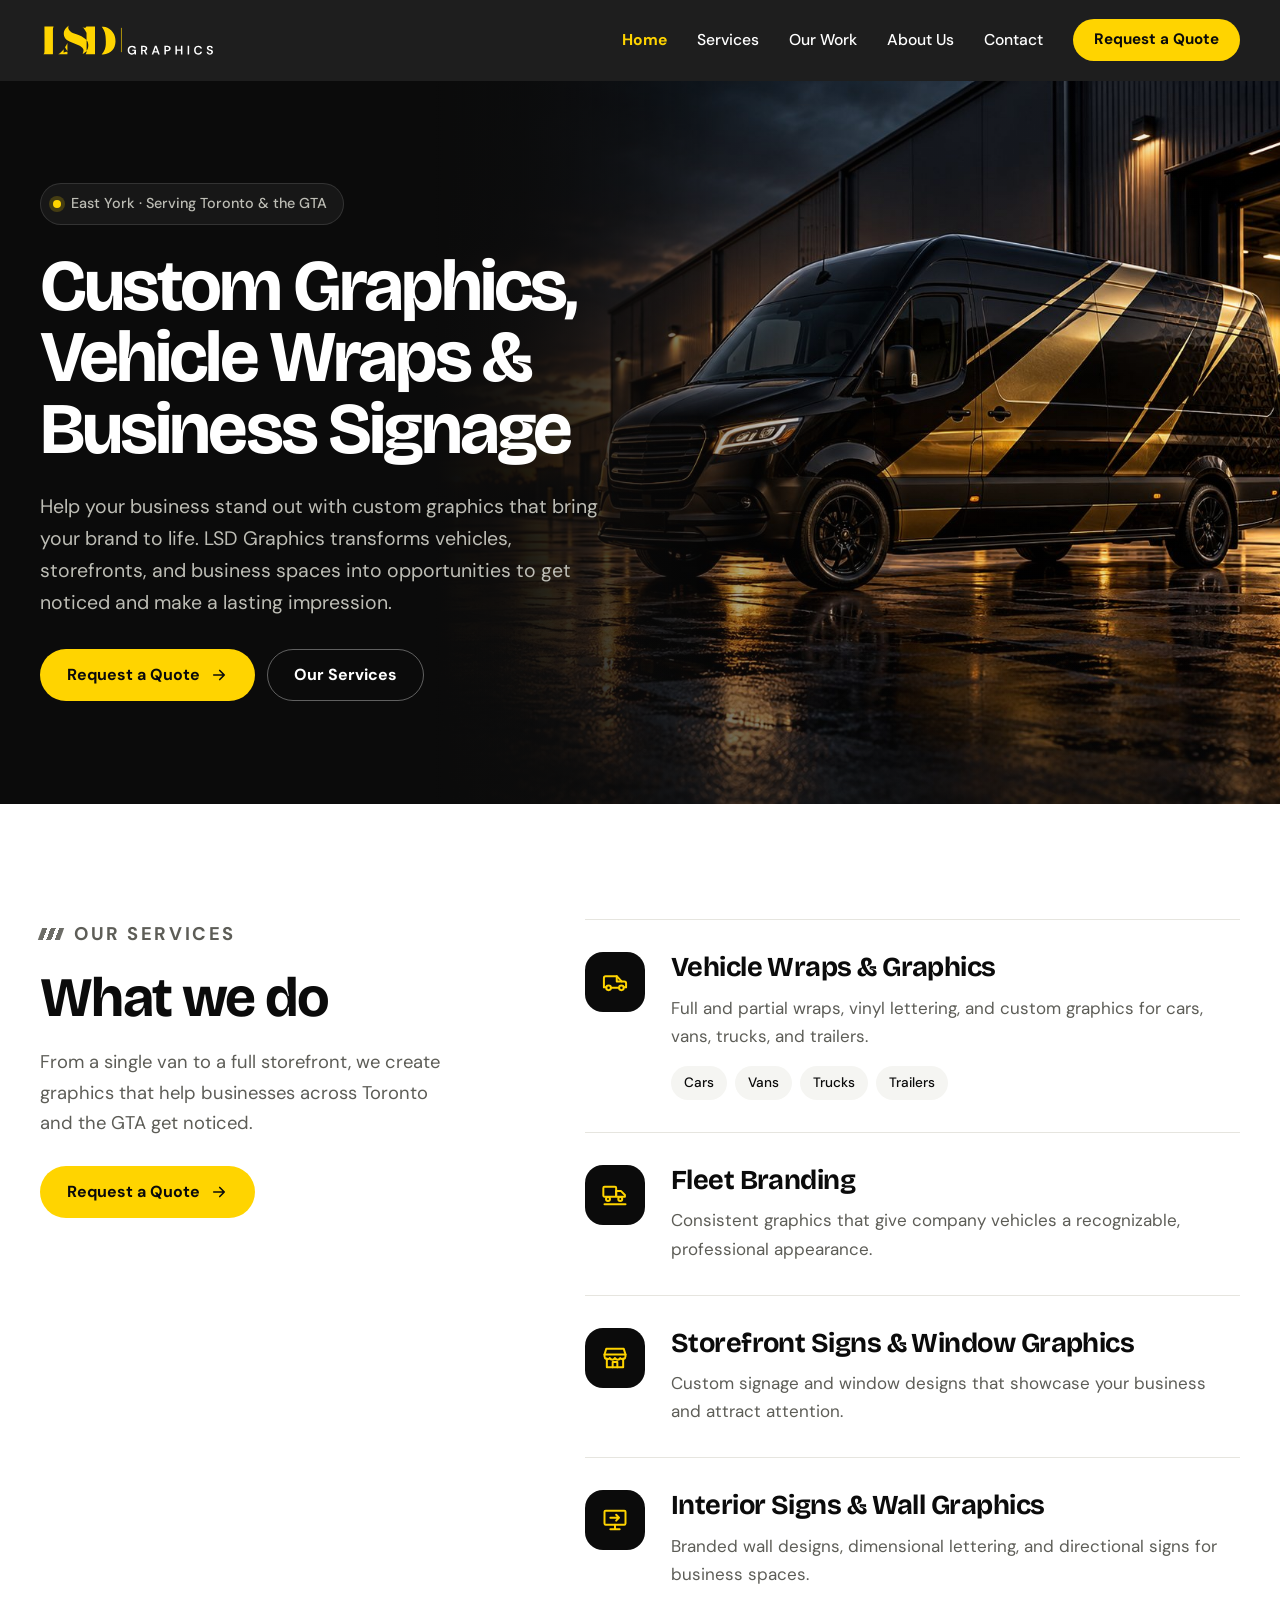
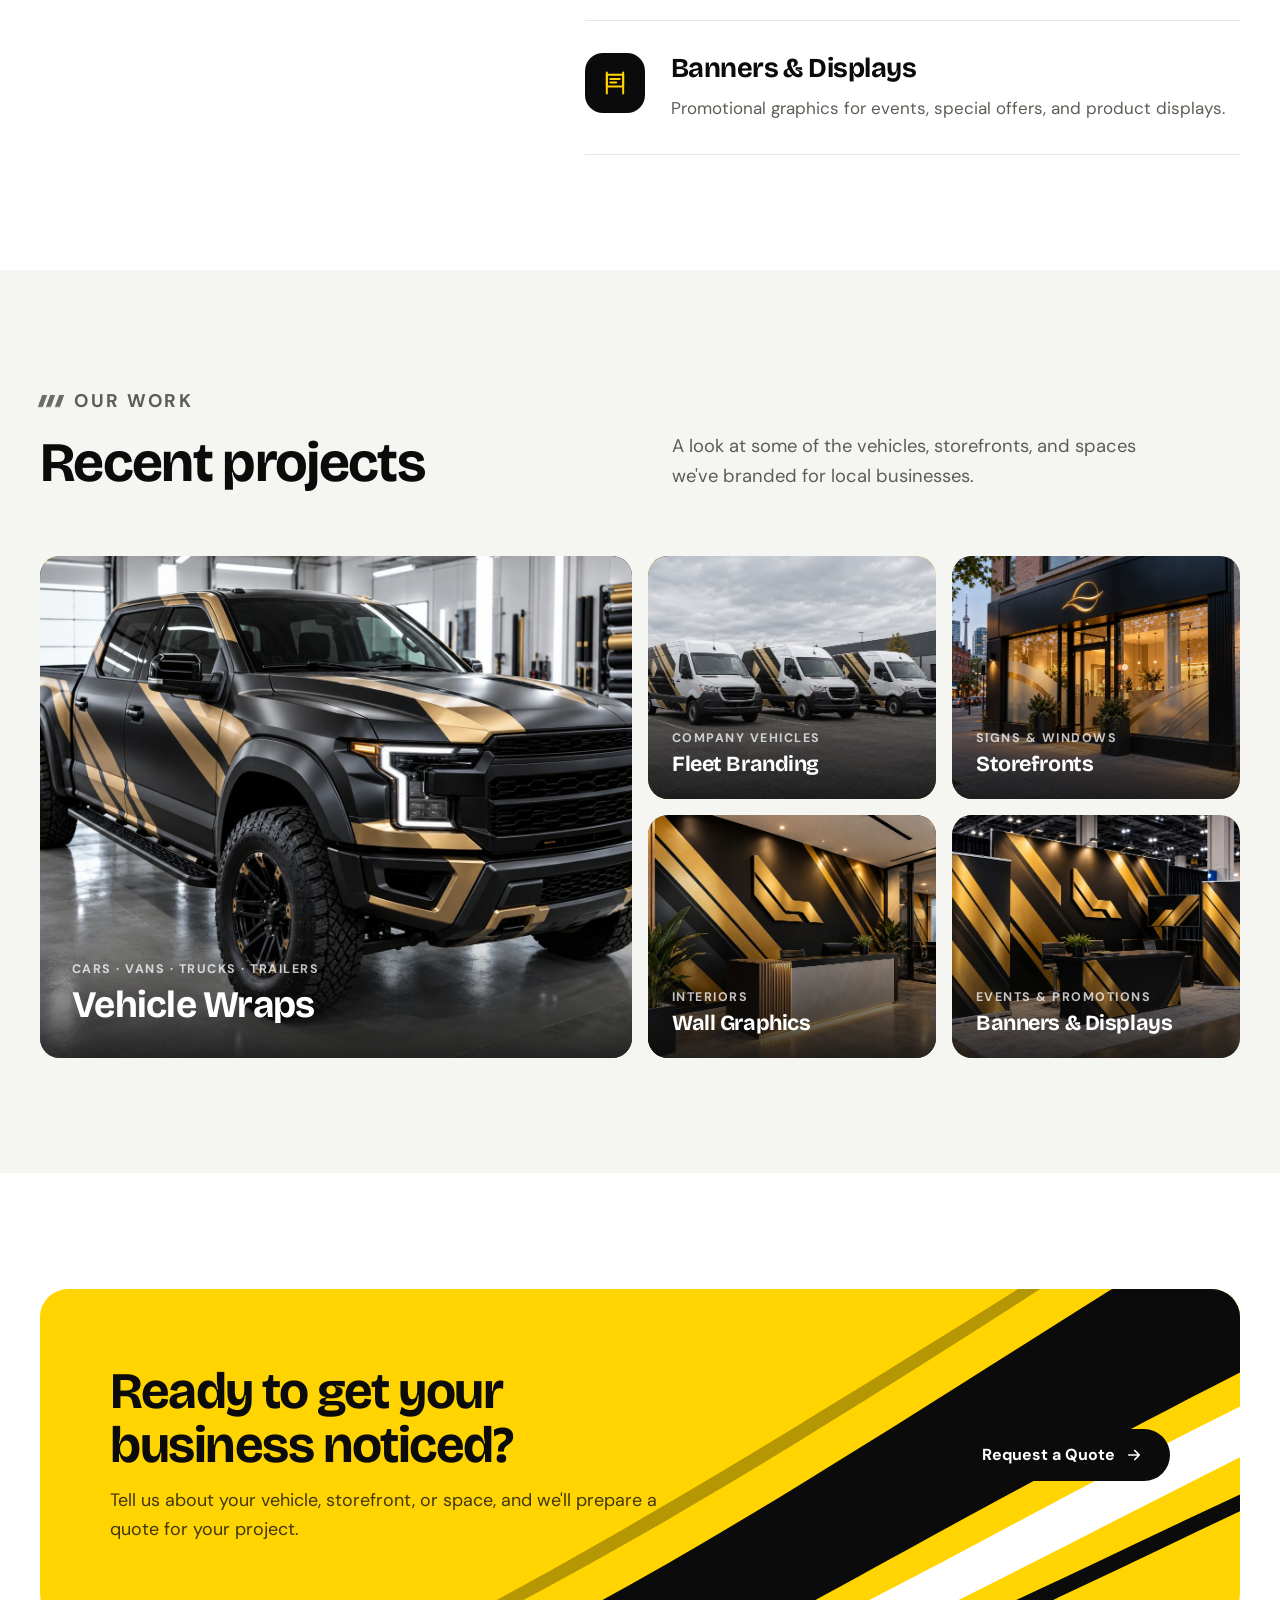
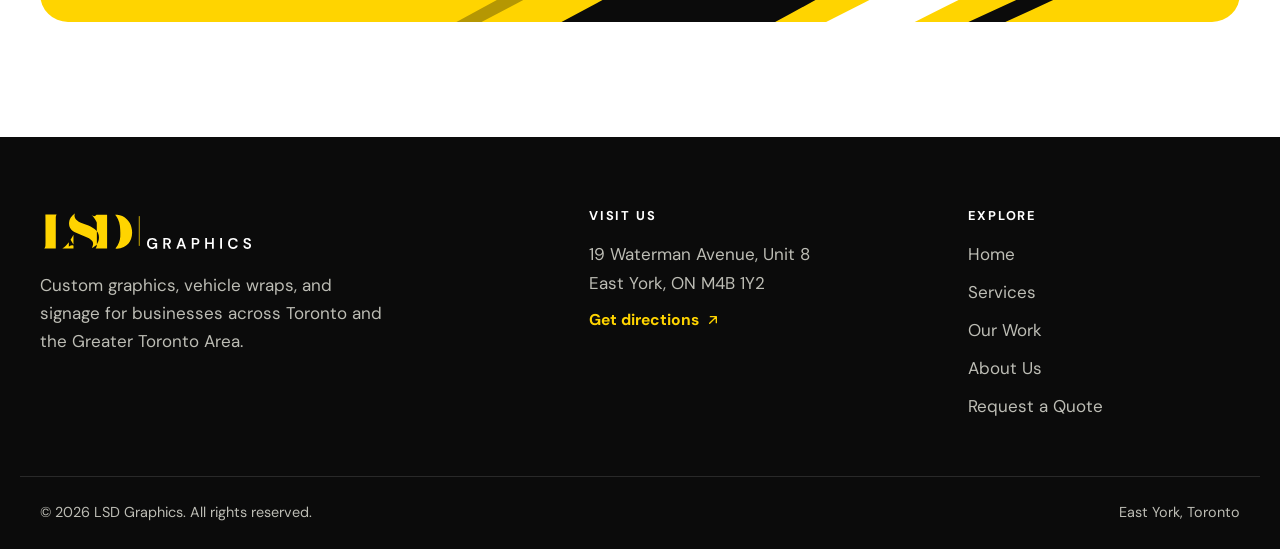
<file: index.html>
<!doctype html><html><head><meta charset=utf8><meta name=viewport content="width=device-width,initial-scale=1,viewport-fit=cover"><style>:root{color-scheme:light;box-sizing:border-box;padding-top:env(safe-area-inset-top,0px);padding-bottom:env(safe-area-inset-bottom,0px)}html{scroll-padding-top:env(safe-area-inset-top,0px)}body{margin:0;padding:0;font:14px -apple-system,BlinkMacSystemFont,sans-serif;background:#fff;color:#000}img{max-width:100%}[hidden]:not([hidden=until-found i]){display:none!important}</style></head><body>
<title>LSD Graphics</title>
<meta name="claude:viewport-fit-sides" content="cover">
<meta name="description" content="LSD Graphics creates custom vehicle wraps, fleet branding, storefront signs, interior wall graphics, and banners for businesses across Toronto and the GTA. Based in East York.">
<link rel="preconnect" href="https://fonts.googleapis.com">
<link rel="preconnect" href="https://fonts.gstatic.com" crossorigin>
<link rel="stylesheet" href="https://fonts.googleapis.com/css2?family=Bricolage+Grotesque:opsz,wght@12..96,400..800&family=DM+Sans:opsz,wght@9..40,400..700&display=swap">
<link rel="stylesheet" href="styles.css">
<!-- /head -->

<a class="skip-link" href="#main">Skip to content</a>

<header class="site-header">
  <div class="wrap header-inner">
    <a class="brand" href="index.html" aria-label="LSD Graphics home">
      <img class="brand-logo" src="lsd-graphics-logo-horizontal-gold-white.svg" alt="LSD Graphics" width="1070" height="218">
    </a>

    <button class="nav-toggle" type="button" aria-expanded="false" aria-controls="site-nav" aria-label="Open menu">
      <span></span><span></span><span></span>
    </button>

    <nav class="site-nav" id="site-nav" aria-label="Main">
      <a class="nav-link" href="index.html" aria-current="page">Home</a>
      <a class="nav-link" href="#services">Services</a>
      <a class="nav-link" href="#work">Our Work</a>
      <a class="nav-link" href="about.html">About Us</a>
      <a class="nav-link" href="about.html#contact">Contact</a>
      <a class="btn btn-primary btn-sm" href="about.html#quote">Request a Quote</a>
    </nav>
  </div>
</header>

<main id="main">

  <!-- ============ HERO ============ -->
  <section class="hero">
    <div class="hero-media" role="img" aria-label="Black van with a gold diagonal-stripe wrap parked outside an industrial unit at dusk"></div>
    <div class="wrap hero-inner">
      <div class="hero-content">
          <p class="location-chip"><span class="dot" aria-hidden="true"></span>East York · Serving Toronto &amp; the GTA</p>
          <h1>Custom Graphics, Vehicle Wraps &amp; Business Signage</h1>
          <p class="hero-lede">Help your business stand out with custom graphics that bring your brand to life. LSD Graphics transforms vehicles, storefronts, and business spaces into opportunities to get noticed and make a lasting impression.</p>
          <div class="hero-actions">
            <a class="btn btn-primary" href="about.html#quote">
              Request a Quote
              <svg viewBox="0 0 24 24" fill="none" stroke="currentColor" stroke-width="2.2" stroke-linecap="round" stroke-linejoin="round" aria-hidden="true"><path d="M5 12h14M13 6l6 6-6 6"/></svg>
            </a>
            <a class="btn btn-outline-light" href="#services">Our Services</a>
          </div>
        </div>
    </div>
  </section>

  <!-- ============ SERVICES ============ -->
  <section class="section" id="services">
    <div class="wrap services-layout">
      <div class="services-intro">
        <p class="eyebrow">Our Services</p>
        <h2>What we do</h2>
        <p>From a single van to a full storefront, we create graphics that help businesses across Toronto and the GTA get noticed.</p>
        <a class="btn btn-primary" href="about.html#quote">
          Request a Quote
          <svg viewBox="0 0 24 24" fill="none" stroke="currentColor" stroke-width="2.2" stroke-linecap="round" stroke-linejoin="round" aria-hidden="true"><path d="M5 12h14M13 6l6 6-6 6"/></svg>
        </a>
      </div>

      <ul class="service-list">
        <li class="service-row">
          <div class="service-icon">
            <svg viewBox="0 0 24 24" aria-hidden="true"><path d="M2.5 16.5v-8A1.5 1.5 0 0 1 4 7h9.5l4.2 4.5H20a1.5 1.5 0 0 1 1.5 1.5v3.5"/><path d="M13.5 7v4.5h4.2"/><circle cx="6.5" cy="17" r="2"/><circle cx="17.5" cy="17" r="2"/><path d="M8.5 17h7M2.5 16.5h2M19.5 16.5h2"/></svg>
          </div>
          <div class="service-body">
            <h3>Vehicle Wraps &amp; Graphics</h3>
            <p>Full and partial wraps, vinyl lettering, and custom graphics for cars, vans, trucks, and trailers.</p>
            <ul class="service-tags" aria-label="Vehicle types">
              <li>Cars</li><li>Vans</li><li>Trucks</li><li>Trailers</li>
            </ul>
          </div>
        </li>
        <li class="service-row">
          <div class="service-icon">
            <svg viewBox="0 0 24 24" aria-hidden="true"><rect x="2" y="5" width="11" height="8.5" rx="1"/><path d="M13 8.5h4l3.5 3.5v1.5H13z"/><circle cx="6" cy="15.5" r="1.7"/><circle cx="16.5" cy="15.5" r="1.7"/><path d="M3 20h18"/></svg>
          </div>
          <div class="service-body">
            <h3>Fleet Branding</h3>
            <p>Consistent graphics that give company vehicles a recognizable, professional appearance.</p>
          </div>
        </li>
        <li class="service-row">
          <div class="service-icon">
            <svg viewBox="0 0 24 24" aria-hidden="true"><path d="M3 9l1.5-5h15L21 9"/><path d="M3 9h18v1.5a2.5 2.5 0 0 1-4.5 1.5 2.5 2.5 0 0 1-4.5 0 2.5 2.5 0 0 1-4.5 0A2.5 2.5 0 0 1 3 10.5z"/><path d="M5 12.5V20h14v-7.5"/><path d="M10 20v-4.5h4V20"/></svg>
          </div>
          <div class="service-body">
            <h3>Storefront Signs &amp; Window Graphics</h3>
            <p>Custom signage and window designs that showcase your business and attract attention.</p>
          </div>
        </li>
        <li class="service-row">
          <div class="service-icon">
            <svg viewBox="0 0 24 24" aria-hidden="true"><rect x="3" y="4" width="18" height="12" rx="1"/><path d="M8 10h7.5M13 7.5l2.5 2.5-2.5 2.5"/><path d="M12 16v4M8 20h8"/></svg>
          </div>
          <div class="service-body">
            <h3>Interior Signs &amp; Wall Graphics</h3>
            <p>Branded wall designs, dimensional lettering, and directional signs for business spaces.</p>
          </div>
        </li>
        <li class="service-row">
          <div class="service-icon">
            <svg viewBox="0 0 24 24" aria-hidden="true"><path d="M5 3v18M19 3v18"/><path d="M5 5h14v10H5z"/><path d="M8 8.5h8M8 11.5h5"/></svg>
          </div>
          <div class="service-body">
            <h3>Banners &amp; Displays</h3>
            <p>Promotional graphics for events, special offers, and product displays.</p>
          </div>
        </li>
      </ul>
    </div>
  </section>

  <!-- ============ OUR WORK ============ -->
  <section class="section work-section" id="work">
    <div class="wrap">
      <div class="split-head">
        <div class="head-left">
          <p class="eyebrow">Our Work</p>
          <h2>Recent projects</h2>
        </div>
        <p>A look at some of the vehicles, storefronts, and spaces we've branded for local businesses.</p>
      </div>

      <!--
        PROJECT PHOTOS: save each photo in /images with the file name used below
        (work-vehicle-wrap.jpg, work-fleet-branding.jpg, work-storefront.jpg,
        work-wall-graphics.jpg, work-banners-displays.jpg). Until a file exists,
        the stripe artwork shows instead.
      -->
      <div class="work-grid">
        <figure class="work-tile" style="--bg:#0b0b0b; --l1:#ffd400; --l2:#ffffff; --l3:#ffe57a;">
          <svg class="livery" viewBox="0 0 400 300" preserveAspectRatio="xMidYMid slice" aria-hidden="true">
            <path class="b4" d="M-40-20C100 50 260 160 420 262L420 270C258 168 96 58-46-12Z"/>
            <path class="b1" d="M-20-20C120 50 260 160 420 250L420 170C280 100 150 20 70-20Z"/>
            <path class="b2" d="M90-20C200 40 310 120 420 160L420 132C320 92 220 22 140-20Z"/>
            <path class="b3" d="M160-20C260 30 340 90 420 118L420 108C345 80 270 22 182-20Z"/>
          </svg>
          <img class="work-photo" src="work-vehicle-wrap.jpg" alt="Full vehicle wrap on a commercial van" loading="lazy" onerror="this.remove()">
          <figcaption class="work-label"><small>Cars · Vans · Trucks · Trailers</small><h3>Vehicle Wraps</h3></figcaption>
        </figure>

        <figure class="work-tile" style="--bg:#ffd400; --fg:#0b0b0b; --l1:#0b0b0b; --l2:#ffffff; --l3:#0b0b0b; --l4:#0b0b0b;">
          <svg class="livery" viewBox="0 0 400 300" preserveAspectRatio="xMidYMid slice" aria-hidden="true">
            <path class="b4" d="M-40-20C100 50 260 160 420 262L420 270C258 168 96 58-46-12Z"/>
            <path class="b1" d="M-20-20C120 50 260 160 420 250L420 170C280 100 150 20 70-20Z"/>
            <path class="b2" d="M90-20C200 40 310 120 420 160L420 132C320 92 220 22 140-20Z"/>
            <path class="b3" d="M160-20C260 30 340 90 420 118L420 108C345 80 270 22 182-20Z"/>
          </svg>
          <img class="work-photo" src="work-fleet-branding.jpg" alt="Matching fleet graphics on company trucks" loading="lazy" onerror="this.remove()">
          <figcaption class="work-label"><small>Company vehicles</small><h3>Fleet Branding</h3></figcaption>
        </figure>

        <figure class="work-tile" style="--bg:#ece9df; --fg:#0b0b0b; --l1:#0b0b0b; --l2:#ffd400; --l3:#ffffff; --l4:#0b0b0b;">
          <svg class="livery" viewBox="0 0 400 300" preserveAspectRatio="xMidYMid slice" aria-hidden="true">
            <path class="b4" d="M-40-20C100 50 260 160 420 262L420 270C258 168 96 58-46-12Z"/>
            <path class="b1" d="M-20-20C120 50 260 160 420 250L420 170C280 100 150 20 70-20Z"/>
            <path class="b2" d="M90-20C200 40 310 120 420 160L420 132C320 92 220 22 140-20Z"/>
            <path class="b3" d="M160-20C260 30 340 90 420 118L420 108C345 80 270 22 182-20Z"/>
          </svg>
          <img class="work-photo" src="work-storefront.jpg" alt="Storefront sign and window graphics" loading="lazy" onerror="this.remove()">
          <figcaption class="work-label"><small>Signs &amp; windows</small><h3>Storefronts</h3></figcaption>
        </figure>

        <figure class="work-tile" style="--bg:#1c1c1c; --l1:#ffffff; --l2:#ffd400; --l3:#ffe57a;">
          <svg class="livery" viewBox="0 0 400 300" preserveAspectRatio="xMidYMid slice" aria-hidden="true">
            <path class="b4" d="M-40-20C100 50 260 160 420 262L420 270C258 168 96 58-46-12Z"/>
            <path class="b1" d="M-20-20C120 50 260 160 420 250L420 170C280 100 150 20 70-20Z"/>
            <path class="b2" d="M90-20C200 40 310 120 420 160L420 132C320 92 220 22 140-20Z"/>
            <path class="b3" d="M160-20C260 30 340 90 420 118L420 108C345 80 270 22 182-20Z"/>
          </svg>
          <img class="work-photo" src="work-wall-graphics.jpg" alt="Branded wall graphic in an office" loading="lazy" onerror="this.remove()">
          <figcaption class="work-label"><small>Interiors</small><h3>Wall Graphics</h3></figcaption>
        </figure>

        <figure class="work-tile" style="--bg:#fff1a8; --fg:#0b0b0b; --l1:#0b0b0b; --l2:#ffd400; --l3:#ffffff; --l4:#0b0b0b;">
          <svg class="livery" viewBox="0 0 400 300" preserveAspectRatio="xMidYMid slice" aria-hidden="true">
            <path class="b4" d="M-40-20C100 50 260 160 420 262L420 270C258 168 96 58-46-12Z"/>
            <path class="b1" d="M-20-20C120 50 260 160 420 250L420 170C280 100 150 20 70-20Z"/>
            <path class="b2" d="M90-20C200 40 310 120 420 160L420 132C320 92 220 22 140-20Z"/>
            <path class="b3" d="M160-20C260 30 340 90 420 118L420 108C345 80 270 22 182-20Z"/>
          </svg>
          <img class="work-photo" src="work-banners-displays.jpg" alt="Event banner and display stand" loading="lazy" onerror="this.remove()">
          <figcaption class="work-label"><small>Events &amp; promotions</small><h3>Banners &amp; Displays</h3></figcaption>
        </figure>
      </div>
    </div>
  </section>

  <!-- ============ CTA ============ -->
  <section class="section">
    <div class="wrap">
      <div class="cta-panel">
        <svg class="livery" viewBox="0 0 1200 700" preserveAspectRatio="xMaxYMax slice" aria-hidden="true">
          <path class="b4" d="M300 760C600 610 860 440 1260 190L1260 198C870 452 612 622 320 760Z"/>
          <path class="b1" d="M400 760C660 640 900 470 1260 250L1260 420C970 565 780 680 620 760Z"/>
          <path class="b2" d="M660 760C860 670 1040 560 1260 455L1260 505C1060 605 900 690 750 760Z"/>
          <path class="b3" d="M790 760C960 690 1110 612 1260 545L1260 561C1115 628 970 702 826 760Z"/>
        </svg>
        <div class="cta-copy">
          <h2>Ready to get your business noticed?</h2>
          <p>Tell us about your vehicle, storefront, or space, and we'll prepare a quote for your project.</p>
        </div>
        <div class="cta-actions">
          <a class="btn btn-dark" href="about.html#quote">
            Request a Quote
            <svg viewBox="0 0 24 24" fill="none" stroke="currentColor" stroke-width="2.2" stroke-linecap="round" stroke-linejoin="round" aria-hidden="true"><path d="M5 12h14M13 6l6 6-6 6"/></svg>
          </a>
        </div>
      </div>
    </div>
  </section>

</main>

<footer class="site-footer">
  <div class="wrap footer-grid">
    <div class="footer-brand">
      <a class="brand" href="index.html" aria-label="LSD Graphics home">
        <img class="brand-logo" src="lsd-graphics-logo-horizontal-gold-white.svg" alt="LSD Graphics" width="1070" height="218">
      </a>
      <p>Custom graphics, vehicle wraps, and signage for businesses across Toronto and the Greater Toronto Area.</p>
    </div>
    <div>
      <h3 class="footer-title">Visit Us</h3>
      <address>19 Waterman Avenue, Unit 8<br>East York, ON M4B 1Y2</address>
      <a class="text-link" href="https://www.google.com/maps/search/?api=1&amp;query=19+Waterman+Avenue+Unit+8+East+York+ON+M4B+1Y2" target="_blank" rel="noopener">
        Get directions
        <svg viewBox="0 0 24 24" fill="none" stroke="currentColor" stroke-width="2" stroke-linecap="round" stroke-linejoin="round" aria-hidden="true"><path d="M7 17L17 7M8 7h9v9"/></svg>
      </a>
    </div>
    <div>
      <h3 class="footer-title">Explore</h3>
      <ul class="footer-links">
        <li><a href="index.html">Home</a></li>
        <li><a href="#services">Services</a></li>
        <li><a href="#work">Our Work</a></li>
        <li><a href="about.html">About Us</a></li>
        <li><a href="about.html#quote">Request a Quote</a></li>
      </ul>
    </div>
  </div>
  <div class="wrap footer-bottom">
    <p>© <span data-year>2026</span> LSD Graphics. All rights reserved.</p>
    <p>East York, Toronto</p>
  </div>
</footer>

<dialog class="lightbox" id="lightbox" aria-label="Project photo">
  <button class="lightbox-close" type="button" aria-label="Close">×</button>
  <img alt="">
  <p class="lightbox-caption"></p>
</dialog>

<script src="script.js"></script>

</body></html>
</file>
<file: styles.css>
/* =========================================================
   LSD Graphics — shared stylesheet (index.html + about.html)
   Layout: rounded panels inset on a white page; diagonal
   "livery" stripes (the vehicle-wrap motif) carry the brand.
   ========================================================= */
:root {
  /* Colour */
  --ink: #0b0b0b;           /* brand black */
  --ink-2: #161616;
  --ink-line: rgba(255, 255, 255, .12);
  --gold: #ffd400;          /* from the LSD logo */
  --gold-hover: #f2c600;
  --gold-soft: #ffe57a;
  --gold-ink: #7a5f00;      /* gold for small text on white (readable contrast) */
  --gold-tint: #fff7cf;
  --paper: #ffffff;
  --tint: #f5f5f2;
  --line: #e6e5df;
  --field-line: #d6d5ce;
  --text: #0b0b0b;
  --muted: #5d5d57;
  --on-dark: #ffffff;
  --on-dark-muted: #bdbdb5;

  /* Type */
  --display: "Bricolage Grotesque", "Helvetica Neue", Arial, sans-serif;
  --body: "DM Sans", "Helvetica Neue", Arial, sans-serif;

  /* Shape */
  --r-panel: 28px;
  --r-card: 20px;
  --r-field: 12px;
  --maxw: 1240px;
  --header-h: 80px;
  color-scheme: light;
}

*, *::before, *::after { box-sizing: border-box; }
[hidden] { display: none !important; }

html {
  scroll-behavior: smooth;
  scroll-padding-top: calc(var(--header-h) + 16px);
  -webkit-text-size-adjust: 100%;
}

body {
  margin: 0;
  background: var(--paper);
  color: var(--text);
  font-family: var(--body);
  font-size: 1.0625rem;
  line-height: 1.65;
  -webkit-font-smoothing: antialiased;
  text-rendering: optimizeLegibility;
}

img { display: block; max-width: 100%; height: auto; }
a { color: var(--gold-ink); }
p { margin: 0; }
address { font-style: normal; }

h1, h2, h3 {
  margin: 0;
  font-family: var(--display);
  font-weight: 700;
  line-height: 1.04;
  letter-spacing: -0.03em;
  text-wrap: balance;
  color: inherit;
}
h2 { font-size: clamp(2.1rem, 1.4rem + 2.6vw, 3.5rem); }
h3 { letter-spacing: -0.02em; line-height: 1.15; }

:focus-visible { outline: 3px solid var(--gold); outline-offset: 3px; }

.skip-link {
  position: absolute;
  left: -9999px;
  top: 12px;
  z-index: 100;
  padding: 10px 16px;
  border-radius: 999px;
  background: var(--ink);
  color: var(--on-dark);
  font-weight: 700;
  text-decoration: none;
}
.skip-link:focus { left: max(16px, env(safe-area-inset-left, 0px)); }

.wrap {
  width: 100%;
  max-width: var(--maxw);
  margin-inline: auto;
  padding-left: max(20px, env(safe-area-inset-left, 0px));
  padding-right: max(20px, env(safe-area-inset-right, 0px));
}

.section { padding-block: clamp(72px, 9vw, 128px); }

/* ---------- Eyebrow ---------- */
.eyebrow {
  display: inline-flex;
  align-items: center;
  gap: 12px;
  font-size: .8rem;
  font-weight: 700;
  letter-spacing: .14em;
  text-transform: uppercase;
  color: var(--gold-ink);
}
.eyebrow::before {
  content: "";
  width: 22px;
  height: 12px;
  flex: none;
  background: linear-gradient(90deg, currentColor 0 5px, transparent 5px 8.5px, currentColor 8.5px 13.5px, transparent 13.5px 17px, currentColor 17px 22px);
  transform: skewX(-20deg);
  opacity: .9;
}
.eyebrow-light { color: var(--gold); }

/* ---------- Buttons ---------- */
.btn {
  display: inline-flex;
  align-items: center;
  justify-content: center;
  gap: 10px;
  padding: 16px 26px;
  border: 1.5px solid transparent;
  border-radius: 999px;
  font-family: var(--body);
  font-size: 1rem;
  font-weight: 700;
  line-height: 1;
  text-decoration: none;
  white-space: nowrap;
  cursor: pointer;
  transition: background-color .18s ease, color .18s ease, border-color .18s ease, transform .18s ease;
}
.btn svg { width: 18px; height: 18px; flex: none; transition: transform .18s ease; }
.btn:hover svg { transform: translateX(3px); }
.btn:active { transform: translateY(1px); }

.btn-primary { background: var(--gold); color: var(--ink); }
.btn-primary:hover { background: var(--gold-hover); }
.btn-dark { background: var(--ink); color: #ffffff; }
.btn-dark:hover { background: #262626; }
.btn-light { background: #ffffff; color: var(--ink); }
.btn-light:hover { background: var(--gold); }
.btn-outline-light { border-color: rgba(255, 255, 255, .35); color: #ffffff; }
.btn-outline-light:hover { border-color: #ffffff; background: rgba(255, 255, 255, .06); }
.btn-sm { padding: 12px 20px; font-size: .95rem; }

/* ---------- Header ---------- */
body::before {
  content: "";
  position: fixed;
  inset: 0 0 auto;
  height: env(safe-area-inset-top, 0px);
  z-index: 60;
  background: var(--ink);
}
.site-header {
  position: sticky;
  top: env(safe-area-inset-top, 0px);
  z-index: 50;
  background: rgba(11, 11, 11, .92);
  -webkit-backdrop-filter: saturate(1.5) blur(12px);
  backdrop-filter: saturate(1.5) blur(12px);
  border-bottom: 1px solid transparent;
  transition: border-color .2s ease;
}
.site-header.is-scrolled { border-color: var(--ink-line); }
.header-inner {
  display: flex;
  align-items: center;
  justify-content: space-between;
  gap: 24px;
  min-height: var(--header-h);
}

.brand {
  display: inline-flex;
  align-items: center;
  gap: 12px;
  color: var(--text);
  text-decoration: none;
  flex: none;
}
.brand-logo { display: block; height: 36px; width: auto; }
.site-footer .brand-logo { height: 44px; }
@media (max-width: 480px) { .brand-logo { height: 30px; } }

.site-nav { display: flex; align-items: center; gap: 2px; }
.nav-link {
  padding: 10px 14px;
  border-radius: 999px;
  color: var(--on-dark);
  font-size: .98rem;
  font-weight: 500;
  text-decoration: none;
  transition: background-color .15s ease, color .15s ease;
}
.nav-link:hover { background: rgba(255, 255, 255, .08); }
.nav-link[aria-current="page"] { color: var(--gold); font-weight: 700; }
.site-nav .btn { margin-left: 14px; }

.nav-toggle {
  display: none;
  width: 46px;
  height: 46px;
  padding: 0;
  border: 1px solid rgba(255, 255, 255, .22);
  border-radius: 999px;
  background: transparent;
  color: var(--on-dark);
  cursor: pointer;
  align-items: center;
  justify-content: center;
  flex-direction: column;
  gap: 5px;
}
.nav-toggle span {
  display: block;
  width: 18px;
  height: 2px;
  border-radius: 2px;
  background: currentColor;
  transition: transform .2s ease, opacity .2s ease;
}
.nav-toggle[aria-expanded="true"] span:nth-child(1) { transform: translateY(7px) rotate(45deg); }
.nav-toggle[aria-expanded="true"] span:nth-child(2) { opacity: 0; }
.nav-toggle[aria-expanded="true"] span:nth-child(3) { transform: translateY(-7px) rotate(-45deg); }

@media (max-width: 980px) {
  .nav-toggle { display: inline-flex; }
  .site-nav {
    display: none;
    position: absolute;
    left: 0;
    right: 0;
    top: 100%;
    flex-direction: column;
    align-items: stretch;
    gap: 2px;
    background: var(--ink);
    border-bottom: 1px solid var(--ink-line);
    box-shadow: 0 24px 40px -28px rgba(11, 11, 11, .45);
    padding-block: 10px 22px;
    padding-left: max(20px, env(safe-area-inset-left, 0px));
    padding-right: max(20px, env(safe-area-inset-right, 0px));
  }
  .site-nav.is-open { display: flex; }
  .nav-link { padding: 14px 16px; font-size: 1.05rem; border-radius: 12px; }
  .site-nav .btn { margin: 12px 0 0; }
}

/* ---------- Livery stripes (shared) ---------- */
.livery { position: absolute; pointer-events: none; }
.livery .b1 { fill: var(--l1, var(--gold)); }
.livery .b2 { fill: var(--l2, #ffffff); }
.livery .b3 { fill: var(--l3, var(--gold-soft)); }
.livery .b4 { fill: var(--l4, #ffffff); opacity: .3; }

/* ---------- Home hero (full width, photo on the right) ---------- */
.hero {
  position: relative;
  overflow: hidden;
  isolation: isolate;
  background: var(--ink);
  color: var(--on-dark);
}
.hero-media {
  /* HERO PHOTO: hero.jpg (landscape). Fades in from the left behind the headline. */
  position: absolute;
  top: 0;
  bottom: 0;
  right: 0;
  width: 66%;
  z-index: -3;
  background: url("hero.jpg") 88% center / cover no-repeat;
  -webkit-mask-image: linear-gradient(90deg, transparent 0%, #000 34%);
  mask-image: linear-gradient(90deg, transparent 0%, #000 34%);
}
.hero::before {
  /* keeps the headline readable where it meets the photo */
  content: "";
  position: absolute;
  inset: 0;
  z-index: -2;
  background: linear-gradient(90deg, rgba(11, 11, 11, .96) 0%, rgba(11, 11, 11, .78) 40%, rgba(11, 11, 11, .12) 66%, rgba(11, 11, 11, 0) 100%);
}
.hero::after {
  content: "";
  position: absolute;
  inset: auto 0 0 0;
  height: 26%;
  z-index: -2;
  background: linear-gradient(transparent, rgba(11, 11, 11, .6));
}
.hero-inner {
  display: flex;
  align-items: center;
  min-height: 680px;
  padding-block: clamp(72px, 8vw, 120px);
}
.hero-content { position: relative; display: grid; gap: 26px; max-width: 720px; min-width: 0; }

.location-chip {
  display: inline-flex;
  align-items: center;
  gap: 10px;
  justify-self: start;
  padding: 8px 16px 8px 12px;
  border: 1px solid var(--ink-line);
  border-radius: 999px;
  background: rgba(255, 255, 255, .05);
  color: var(--on-dark-muted);
  font-size: .9rem;
  font-weight: 500;
}
.location-chip .dot {
  width: 8px;
  height: 8px;
  border-radius: 50%;
  background: var(--gold);
  box-shadow: 0 0 0 4px rgba(255, 212, 0, .2);
}
.hero h1 {
  font-size: clamp(2.5rem, 1.5rem + 3.8vw, 4.6rem);
  line-height: .98;
  letter-spacing: -0.04em;
}
.hero-lede {
  max-width: 35rem;
  color: var(--on-dark-muted);
  font-size: clamp(1.08rem, 1rem + .35vw, 1.22rem);
  line-height: 1.65;
}
.hero-actions { display: flex; flex-wrap: wrap; gap: 12px; margin-top: 4px; }

@media (max-width: 1100px) {
  .hero-media { width: 74%; background-position: 82% center; }
  .hero-content { max-width: 580px; }
}
@media (max-width: 760px) {
  /* phone: headline on solid black, the van photo underneath */
  .hero-media {
    top: auto;
    left: 0;
    width: 100%;
    height: 300px;
    background-position: 74% 60%;
    -webkit-mask-image: linear-gradient(180deg, transparent 0%, #000 40%);
    mask-image: linear-gradient(180deg, transparent 0%, #000 40%);
  }
  .hero::before { background: none; }
  .hero::after { height: 18%; }
  .hero-inner { min-height: 0; align-items: flex-start; padding-block: 52px 280px; }
}

/* ---------- Section headers ---------- */
.split-head {
  display: grid;
  grid-template-columns: minmax(0, 1fr) minmax(0, 1fr);
  align-items: end;
  gap: 24px 64px;
  margin-bottom: clamp(40px, 5vw, 64px);
}
.split-head .head-left { display: grid; gap: 18px; }
.split-head p { color: var(--muted); font-size: 1.15rem; max-width: 32rem; }
@media (max-width: 820px) {
  .split-head { grid-template-columns: minmax(0, 1fr); }
}

/* ---------- Services ---------- */
.services-layout {
  display: grid;
  grid-template-columns: minmax(0, .82fr) minmax(0, 1.18fr);
  gap: clamp(40px, 7vw, 110px);
  align-items: start;
}
.services-intro {
  position: sticky;
  top: calc(var(--header-h) + 32px);
  display: grid;
  gap: 20px;
}
.services-intro p { color: var(--muted); font-size: 1.15rem; max-width: 26rem; }
.services-intro .btn { justify-self: start; margin-top: 8px; }

.service-list { list-style: none; margin: 0; padding: 0; }
.service-row {
  display: grid;
  grid-template-columns: 60px minmax(0, 1fr);
  gap: 26px;
  padding-block: 32px;
  border-top: 1px solid var(--line);
}
.service-row:last-child { border-bottom: 1px solid var(--line); }
.service-icon {
  width: 60px;
  height: 60px;
  display: grid;
  place-items: center;
  border-radius: 18px;
  background: var(--ink);
  color: var(--gold);
  transition: background-color .2s ease, color .2s ease, transform .2s ease;
}
.service-row:hover .service-icon { background: var(--gold); color: var(--ink); transform: rotate(-4deg); }
.service-icon svg {
  width: 28px;
  height: 28px;
  fill: none;
  stroke: currentColor;
  stroke-width: 1.7;
  stroke-linecap: round;
  stroke-linejoin: round;
}
.service-body { display: grid; gap: 10px; min-width: 0; }
.service-body h3 { font-size: clamp(1.35rem, 1.15rem + .7vw, 1.75rem); }
.service-body p { color: var(--muted); max-width: 36rem; }
.service-tags { display: flex; flex-wrap: wrap; gap: 8px; list-style: none; margin: 6px 0 0; padding: 0; }
.service-tags li {
  padding: 6px 13px;
  border-radius: 999px;
  background: var(--tint);
  color: var(--text);
  font-size: .85rem;
  font-weight: 500;
}

@media (max-width: 900px) {
  .services-layout { grid-template-columns: minmax(0, 1fr); }
  .services-intro { position: static; }
}
@media (max-width: 480px) {
  .service-row { grid-template-columns: minmax(0, 1fr); gap: 18px; }
}

/* ---------- Our Work (bento) ---------- */
.work-section { background: var(--tint); }
.work-grid {
  display: grid;
  grid-template-columns: repeat(4, minmax(0, 1fr));
  grid-auto-rows: clamp(210px, 19vw, 270px);
  gap: 16px;
}
.work-tile {
  position: relative;
  overflow: hidden;
  isolation: isolate;
  margin: 0;
  border-radius: var(--r-card);
  background: var(--bg, var(--ink));
  color: var(--fg, #ffffff);
}
.work-tile:first-child { grid-column: span 2; grid-row: span 2; }
.work-tile .livery { inset: 0; width: 100%; height: 100%; z-index: 0; transition: transform .6s cubic-bezier(.2, .8, .2, 1); }
.work-tile:hover .livery { transform: scale(1.06); }
.work-photo {
  position: absolute;
  inset: 0;
  z-index: 1;
  width: 100%;
  height: 100%;
  object-fit: cover;
  cursor: zoom-in;
  transition: transform .6s cubic-bezier(.2, .8, .2, 1);
}
.work-tile:hover .work-photo { transform: scale(1.04); }
.work-label {
  position: absolute;
  left: 0;
  right: 0;
  bottom: 0;
  z-index: 2;
  display: grid;
  gap: 4px;
  padding: 22px 24px;
  pointer-events: none;
}
.work-tile:has(.work-photo) { --fg: #ffffff; }
.work-tile:has(.work-photo) .work-label { color: #ffffff; background: linear-gradient(transparent, rgba(11, 11, 11, .82)); padding-top: 70px; }
.work-label small {
  font-size: .78rem;
  font-weight: 700;
  letter-spacing: .12em;
  text-transform: uppercase;
  opacity: .75;
}
.work-label h3 { font-size: 1.35rem; }
.work-tile:first-child .work-label { padding: 32px; }
.work-tile:first-child .work-label h3 { font-size: clamp(1.7rem, 1.3rem + 1.3vw, 2.4rem); }

@media (max-width: 900px) {
  .work-grid { grid-template-columns: repeat(2, minmax(0, 1fr)); grid-auto-rows: 200px; }
}
@media (max-width: 480px) {
  .work-grid { gap: 12px; grid-auto-rows: 170px; }
  .work-label { padding: 16px; }
  .work-label h3 { font-size: 1.1rem; }
  .work-tile:first-child .work-label { padding: 22px; }
  .work-tile:not(:first-child) .work-label small { display: none; }
}

/* Lightbox for real photos */
.lightbox { border: 0; padding: 0; background: transparent; max-width: min(1100px, 92vw); max-height: 90vh; overflow: visible; }
.lightbox::backdrop { background: rgba(11, 11, 11, .9); }
.lightbox img { max-height: 80vh; width: auto; margin-inline: auto; border-radius: 14px; }
.lightbox-caption { margin-top: 12px; text-align: center; color: #ffffff; font-weight: 600; }
.lightbox-close {
  position: absolute;
  top: -52px;
  right: 0;
  width: 42px;
  height: 42px;
  border: 1px solid rgba(255, 255, 255, .35);
  border-radius: 999px;
  background: transparent;
  color: #ffffff;
  font-size: 1.5rem;
  line-height: 1;
  cursor: pointer;
}

/* ---------- CTA panel ---------- */
.cta-panel {
  position: relative;
  overflow: hidden;
  isolation: isolate;
  display: flex;
  flex-wrap: wrap;
  align-items: center;
  justify-content: space-between;
  gap: 28px 48px;
  padding: clamp(40px, 6vw, 80px) clamp(26px, 5.5vw, 80px);
  border-radius: var(--r-panel);
  background: var(--gold);
  color: var(--ink);
}
.cta-panel .livery { inset: 0; width: 100%; height: 100%; z-index: -1; --l1: var(--ink); --l2: #ffffff; --l3: var(--ink); --l4: var(--ink); }
.cta-copy { display: grid; gap: 14px; max-width: 36rem; min-width: 0; }
.cta-copy h2 { font-size: clamp(2rem, 1.4rem + 2.4vw, 3.2rem); }
.cta-copy p { color: rgba(11, 11, 11, .78); font-size: 1.12rem; }
.cta-actions { display: flex; flex-wrap: wrap; gap: 12px; position: relative; }
@media (max-width: 760px) {
  .cta-panel { padding-bottom: 190px; border-radius: 22px; }
  .cta-panel .livery { top: auto; bottom: 0; height: 200px; }
}

/* ---------- About intro ---------- */
.page-intro { padding-block: clamp(56px, 7vw, 100px) clamp(48px, 6vw, 80px); }
.intro-grid {
  display: grid;
  grid-template-columns: minmax(0, .9fr) minmax(0, 1.1fr);
  gap: 28px clamp(40px, 6vw, 96px);
  align-items: start;
  margin-top: 22px;
}
.page-intro h1 { font-size: clamp(2.7rem, 1.6rem + 4vw, 4.8rem); line-height: .98; letter-spacing: -0.04em; }
.intro-text { font-size: clamp(1.15rem, 1rem + .55vw, 1.4rem); line-height: 1.6; color: var(--text); padding-top: 8px; }
@media (max-width: 860px) {
  .intro-grid { grid-template-columns: minmax(0, 1fr); }
}

.focus-band {
  position: relative;
  overflow: hidden;
  isolation: isolate;
  display: grid;
  grid-template-columns: repeat(3, minmax(0, 1fr));
  margin-top: clamp(40px, 5vw, 64px);
  border-radius: var(--r-card);
  background: var(--ink);
  color: var(--on-dark);
}
.focus-band .livery { right: 0; top: 0; height: 100%; width: 45%; z-index: -1; opacity: .5; }
.focus-item {
  display: flex;
  align-items: center;
  gap: 16px;
  padding: 30px clamp(22px, 3vw, 36px);
  border-left: 1px solid var(--ink-line);
  font-family: var(--display);
  font-size: clamp(1.1rem, 1rem + .4vw, 1.3rem);
  font-weight: 600;
  letter-spacing: -0.02em;
  line-height: 1.2;
  min-width: 0;
}
.focus-item:first-child { border-left: 0; }
.focus-icon {
  width: 48px;
  height: 48px;
  flex: none;
  display: grid;
  place-items: center;
  border-radius: 14px;
  background: rgba(255, 255, 255, .08);
  color: var(--gold);
}
.focus-icon svg { width: 24px; height: 24px; fill: none; stroke: currentColor; stroke-width: 1.8; stroke-linecap: round; stroke-linejoin: round; }
@media (max-width: 760px) {
  .focus-band { grid-template-columns: minmax(0, 1fr); }
  .focus-item { border-left: 0; border-top: 1px solid var(--ink-line); padding-block: 22px; }
  .focus-item:first-child { border-top: 0; }
}

/* ---------- Owners ---------- */
.owners-section { background: var(--tint); }
.owners-head { display: grid; gap: 18px; margin-bottom: clamp(36px, 5vw, 56px); }
.owners { display: grid; grid-template-columns: repeat(2, minmax(0, 1fr)); gap: 20px; }
.owner {
  display: grid;
  grid-template-columns: 190px minmax(0, 1fr);
  gap: clamp(22px, 3vw, 34px);
  align-items: center;
  padding: clamp(20px, 2.5vw, 28px);
  border-radius: var(--r-card);
  background: var(--paper);
  box-shadow: 0 1px 0 var(--line), 0 30px 60px -48px rgba(11, 11, 11, .35);
  min-width: 0;
}
.portrait {
  position: relative;
  overflow: hidden;
  isolation: isolate;
  aspect-ratio: 4 / 5;
  max-width: 100%;
  border-radius: 14px;
  background: var(--ink);
}
.portrait img { position: absolute; inset: 0; z-index: 1; width: 100%; height: 100%; object-fit: cover; }
.portrait .livery { inset: 0; width: 100%; height: 100%; z-index: 0; }
.portrait-initials {
  position: absolute;
  left: 16px;
  bottom: 10px;
  z-index: 0;
  color: #ffffff;
  font-family: var(--display);
  font-size: 2.6rem;
  font-weight: 700;
  letter-spacing: -0.04em;
}
.owner-body { display: grid; gap: 10px; min-width: 0; }
.owner-role {
  justify-self: start;
  padding: 5px 12px;
  border-radius: 999px;
  background: var(--ink);
  color: var(--gold);
  font-size: .8rem;
  font-weight: 700;
  letter-spacing: .06em;
  text-transform: uppercase;
}
.owner h3 { font-size: clamp(1.5rem, 1.25rem + .8vw, 1.9rem); }
.owner blockquote { margin: 6px 0 0; padding: 0; color: var(--muted); font-size: 1.05rem; line-height: 1.65; }
.owner blockquote p::before { content: "\201C"; }
.owner blockquote p::after { content: "\201D"; }

@media (max-width: 1080px) {
  .owners { grid-template-columns: minmax(0, 1fr); }
  .owner { grid-template-columns: 210px minmax(0, 1fr); }
  .owner blockquote { font-size: 1.12rem; max-width: 38rem; }
}
@media (max-width: 560px) {
  .owner { grid-template-columns: minmax(0, 1fr); align-items: start; }
  .owner .portrait { width: 170px; }
}

/* ---------- Contact panel ---------- */
.contact-panel {
  position: relative;
  overflow: hidden;
  isolation: isolate;
  display: grid;
  grid-template-columns: minmax(0, .9fr) minmax(0, 1.1fr);
  gap: clamp(36px, 5vw, 72px);
  align-items: start;
  padding: clamp(32px, 5.5vw, 72px);
  border-radius: var(--r-panel);
  background: var(--ink);
  color: var(--on-dark);
}
.contact-panel::before {
  content: "";
  position: absolute;
  inset: 0;
  z-index: -1;
  background: radial-gradient(circle at 0% 0%, rgba(255, 212, 0, .12), transparent 45%);
}
.contact-info { display: grid; gap: 20px; min-width: 0; }
.contact-info > p { color: var(--on-dark-muted); font-size: 1.12rem; max-width: 28rem; }
.contact-cards { display: grid; gap: 12px; margin-top: 10px; }
.contact-card {
  display: flex;
  gap: 16px;
  padding: 20px;
  border: 1px solid var(--ink-line);
  border-radius: 16px;
  background: rgba(255, 255, 255, .04);
}
.contact-card-icon {
  width: 44px;
  height: 44px;
  flex: none;
  display: grid;
  place-items: center;
  border-radius: 12px;
  background: rgba(255, 255, 255, .08);
  color: var(--gold);
}
.contact-card-icon svg { width: 22px; height: 22px; fill: none; stroke: currentColor; stroke-width: 1.8; stroke-linecap: round; stroke-linejoin: round; }
.contact-card-label { font-size: .78rem; font-weight: 700; letter-spacing: .12em; text-transform: uppercase; color: var(--on-dark-muted); }
.contact-card-value { margin-top: 4px; font-size: 1.08rem; font-weight: 600; line-height: 1.5; color: #ffffff; }
.text-link {
  display: inline-flex;
  align-items: center;
  gap: 6px;
  margin-top: 8px;
  color: var(--gold);
  font-weight: 700;
  font-size: .98rem;
  text-decoration: none;
}
.text-link:hover { text-decoration: underline; text-underline-offset: 3px; }
.text-link svg { width: 16px; height: 16px; }

.form-card {
  min-width: 0;
  padding: clamp(24px, 3.5vw, 40px);
  border-radius: var(--r-card);
  background: var(--paper);
  color: var(--text);
}
.form-card h3 { font-size: 1.6rem; }
.form-card > p { margin-top: 6px; color: var(--muted); }
.quote-form { margin-top: 26px; }
.form-grid { display: grid; grid-template-columns: repeat(2, minmax(0, 1fr)); gap: 18px; }
.field { display: grid; gap: 8px; min-width: 0; }
.field-full { grid-column: 1 / -1; }
.field label { font-size: .95rem; font-weight: 600; }
.field .req { color: var(--gold-ink); margin-left: 2px; }
.field input,
.field select,
.field textarea {
  width: 100%;
  min-width: 0;
  padding: 14px 16px;
  border: 1px solid var(--field-line);
  border-radius: var(--r-field);
  background: var(--paper);
  color: var(--text);
  font: inherit;
  font-size: 1rem;
  transition: border-color .15s ease, box-shadow .15s ease, background-color .15s ease;
}
.field input:hover, .field select:hover, .field textarea:hover { border-color: #b9b8b0; }
.field select {
  -webkit-appearance: none;
  appearance: none;
  padding-right: 44px;
  background-image: url("data:image/svg+xml,%3Csvg xmlns='http://www.w3.org/2000/svg' viewBox='0 0 24 24' fill='none' stroke='%235a647a' stroke-width='2' stroke-linecap='round' stroke-linejoin='round'%3E%3Cpath d='M6 9l6 6 6-6'/%3E%3C/svg%3E");
  background-repeat: no-repeat;
  background-position: right 16px center;
  background-size: 18px;
}
.field select:invalid { color: #8f8e87; }
.field select option { color: var(--text); }
.field textarea { min-height: 150px; resize: vertical; }
.field input::placeholder, .field textarea::placeholder { color: #8f8e87; }
.field input:focus, .field select:focus, .field textarea:focus {
  outline: none;
  border-color: var(--ink);
  box-shadow: 0 0 0 4px rgba(255, 212, 0, .45);
}
.form-submit { width: 100%; margin-top: 10px; padding-block: 18px; font-size: 1.05rem; }
.form-note { margin-top: 14px; text-align: center; color: var(--muted); font-size: .9rem; }
.form-status { margin-top: 14px; font-size: .95rem; }
.form-status:empty { display: none; }
.form-status.is-info, .form-status.is-error { padding: 12px 16px; border-radius: 12px; background: var(--tint); }
.form-status.is-error { background: #fff0f0; color: #a3121b; }

.form-success { display: grid; gap: 10px; padding-block: 32px 8px; }
.form-success:focus { outline: none; }
.form-success-icon {
  width: 56px;
  height: 56px;
  display: grid;
  place-items: center;
  border-radius: 50%;
  background: var(--ink);
  color: var(--gold);
}
.form-success-icon svg { width: 26px; height: 26px; fill: none; stroke: currentColor; stroke-width: 2.4; stroke-linecap: round; stroke-linejoin: round; }
.form-success p { color: var(--muted); }

@media (max-width: 920px) {
  .contact-panel { grid-template-columns: minmax(0, 1fr); }
}
@media (max-width: 560px) {
  .form-grid { grid-template-columns: minmax(0, 1fr); }
  .contact-panel { border-radius: 22px; padding: 28px 20px; }
  .form-card { padding: 22px 18px; }
}

/* ---------- Footer ---------- */
.site-footer { background: var(--ink); color: var(--on-dark-muted); }
.footer-grid {
  display: grid;
  grid-template-columns: minmax(0, 1.5fr) minmax(0, 1fr) minmax(0, .8fr);
  gap: 40px;
  padding-block: 72px 56px;
}
.footer-brand { display: grid; gap: 18px; align-content: start; max-width: 22rem; }
.footer-title {
  margin-bottom: 16px;
  color: #ffffff;
  font-family: var(--body);
  font-size: .8rem;
  font-weight: 700;
  letter-spacing: .14em;
  text-transform: uppercase;
}
.site-footer address { line-height: 1.75; }
.footer-links { list-style: none; margin: 0; padding: 0; display: grid; gap: 10px; }
.footer-links a { color: var(--on-dark-muted); text-decoration: none; transition: color .15s ease; }
.footer-links a:hover { color: #ffffff; }
.footer-bottom {
  display: flex;
  flex-wrap: wrap;
  justify-content: space-between;
  gap: 8px 24px;
  padding-block: 24px;
  border-top: 1px solid var(--ink-line);
  font-size: .9rem;
}
@media (max-width: 860px) {
  .footer-grid { grid-template-columns: minmax(0, 1fr) minmax(0, 1fr); }
  .footer-brand { grid-column: 1 / -1; }
}
@media (max-width: 480px) {
  .footer-grid { grid-template-columns: minmax(0, 1fr); gap: 32px; }
}

/* ---------- Entrance motion (from a visible resting state) ---------- */
@keyframes rise { from { transform: translateY(14px); } }
@keyframes sweep { from { transform: translateX(6%) translateY(4%); } }
.hero-content > * { animation: rise .8s cubic-bezier(.2, .8, .2, 1) backwards; }
.hero-content > *:nth-child(2) { animation-delay: .06s; }
.hero-content > *:nth-child(3) { animation-delay: .12s; }
.hero-content > *:nth-child(4) { animation-delay: .18s; }

@media (prefers-reduced-motion: reduce) {
  html { scroll-behavior: auto; }
  *, *::before, *::after { animation: none !important; transition: none !important; }
}
</file>
